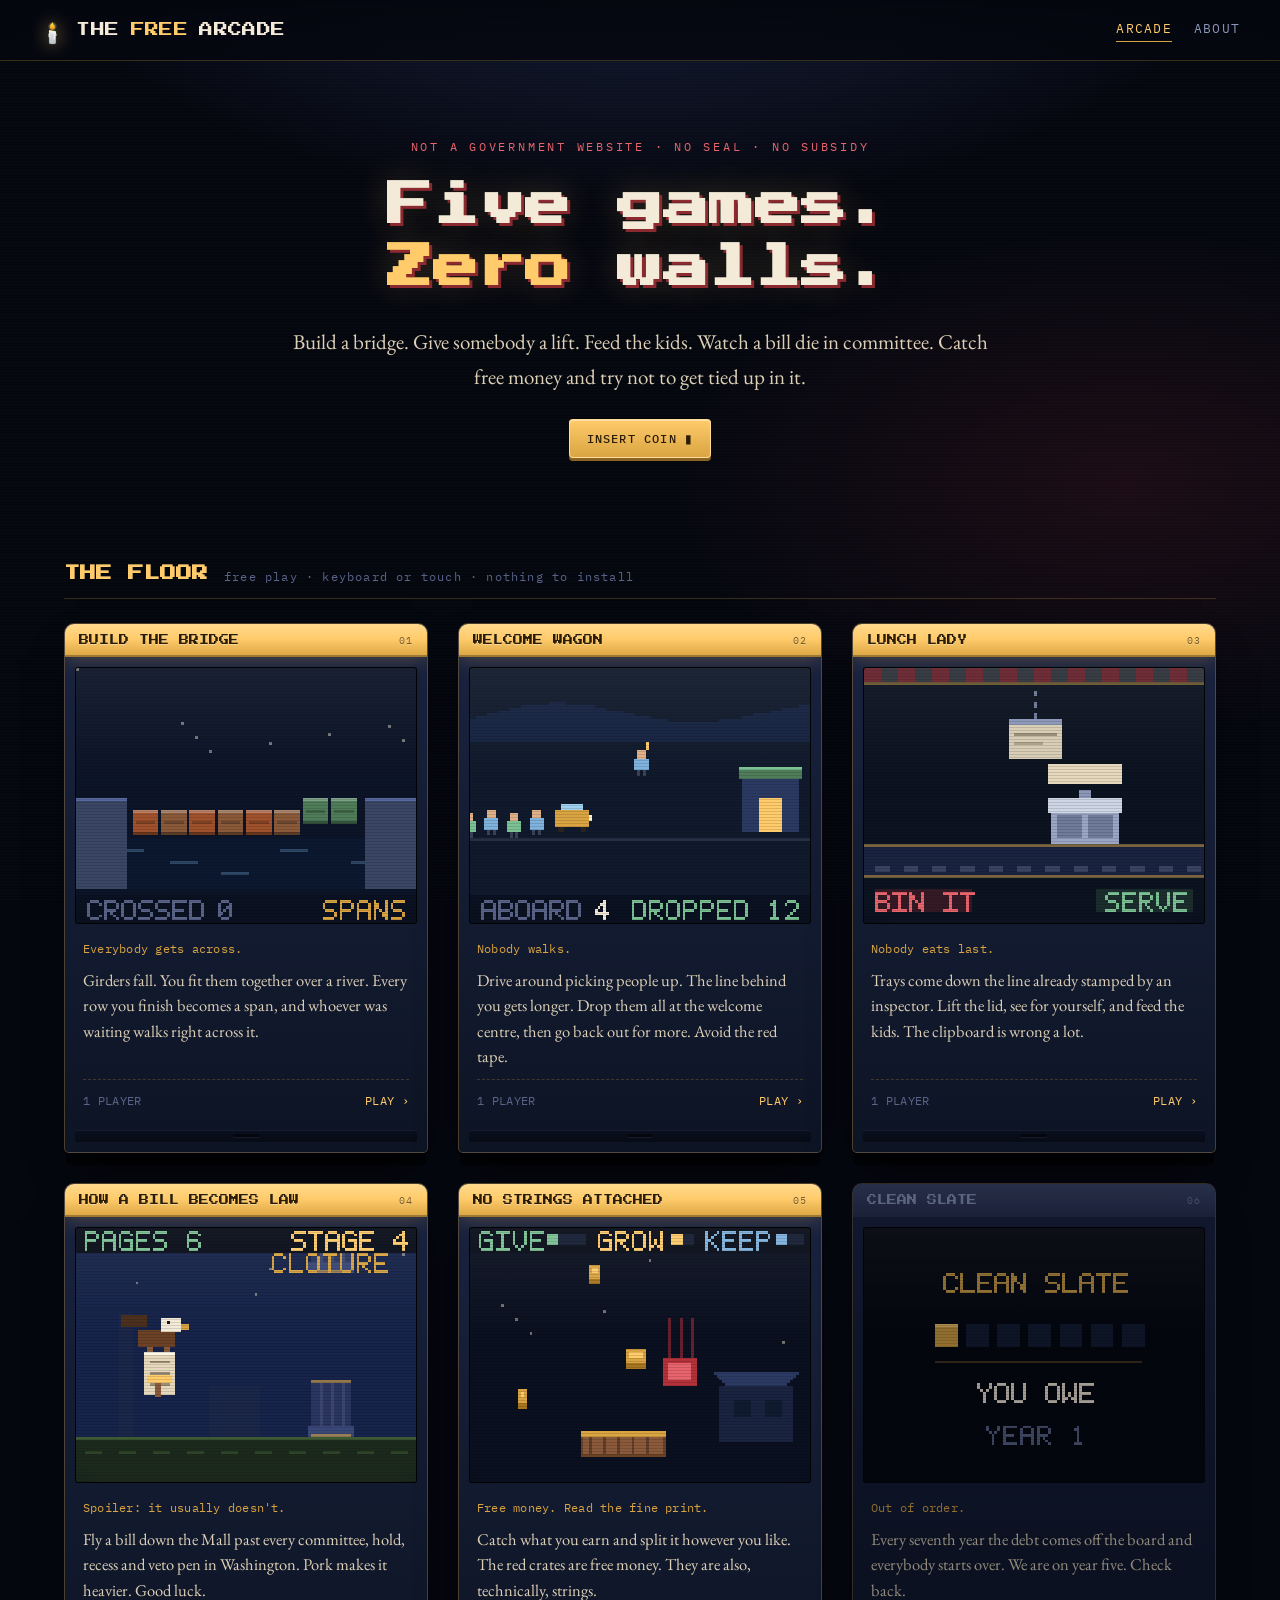
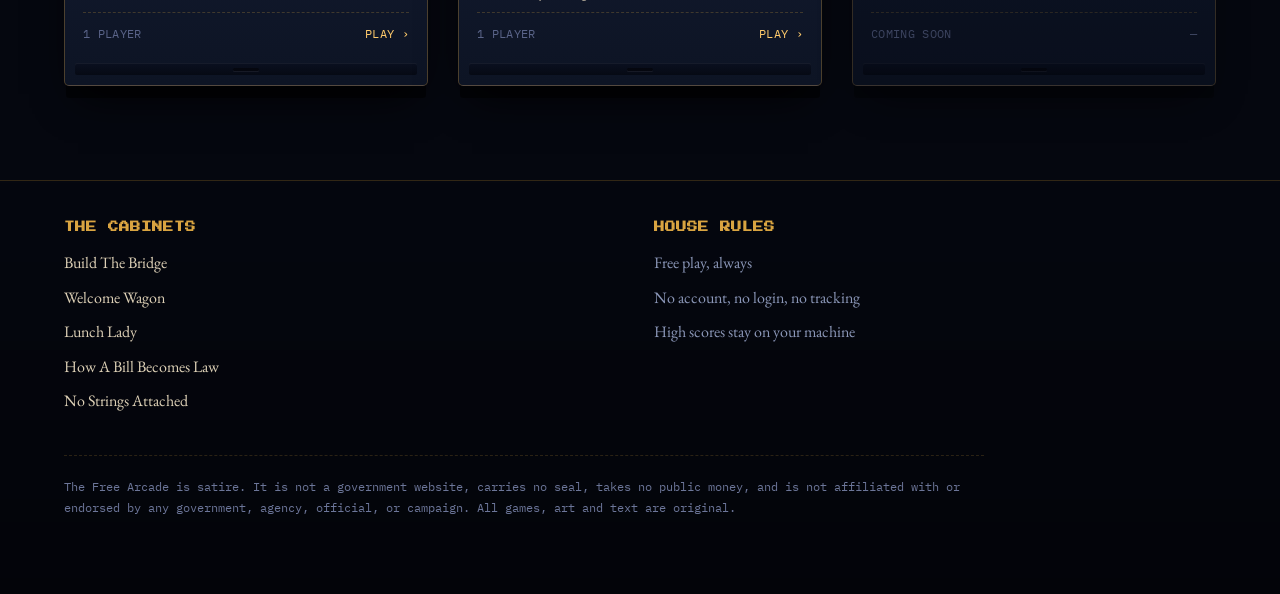
<file: index.html>
<!DOCTYPE html>
<html lang="en">
<head>
<meta charset="utf-8">
<meta name="viewport" content="width=device-width, initial-scale=1">
<title>The Free Arcade</title>
<meta name="description" content="Five free arcade games. No seal. No subsidy. No account with anybody's name on it.">
<link rel="stylesheet" href="assets/css/fonts.css">
<link rel="stylesheet" href="assets/css/arcade.css">
<link rel="icon" href="data:image/svg+xml,<svg xmlns='http://www.w3.org/2000/svg' viewBox='0 0 16 16'><text y='14' font-size='14'>🕯️</text></svg>">
</head>
<body>
<a class="skip" href="#cabinets">Skip to the games</a>

<header class="masthead">
  <div class="wrap bar">
    <a class="brand" href="index.html"><span class="torch">🕯️</span> THE <b>FREE</b> ARCADE</a>
    <nav class="navlinks" aria-label="Primary">
      <a href="index.html" aria-current="page">Arcade</a>
      <a href="about.html">About</a>
    </nav>
  </div>
</header>

<main>
<section class="wrap hero">
  <p class="kicker">Not a government website · No seal · No subsidy</p>
  <h1>Five games.<br><em>Zero</em> walls.</h1>
  <p class="lede">
    Build a bridge. Give somebody a lift. Feed the kids. Watch a bill die in committee.
    Catch free money and try not to get tied up in it.
  </p>
  <p style="margin-top:26px"><a class="btn primary" href="games/build-the-bridge.html">Insert coin <span class="blink">▮</span></a></p>
</section>

<section class="wrap" id="cabinets">
  <div class="section-head">
    <h2>THE FLOOR</h2>
    <span>free play · keyboard or touch · nothing to install</span>
  </div>

  <div class="cabinets">

    <a class="cabinet" href="games/build-the-bridge.html">
      <div class="cab-top"><span>BUILD THE BRIDGE</span><span class="no">01</span></div>
      <div class="screen">
        <canvas data-attract="build-the-bridge" width="120" height="90"
                role="img" aria-label="Attract-mode animation for BUILD THE BRIDGE"></canvas>
      </div>
      <div class="plate">
        <p class="tag">Everybody gets across.</p>
        <p>Girders fall. You fit them together over a river. Every row you finish becomes a span, and whoever was waiting walks right across it.</p>
        <p class="counters"><span>1 PLAYER</span><span class="play">PLAY &rsaquo;</span></p>
      </div>
      <div class="cab-foot"><i></i></div>
    </a>

    <a class="cabinet" href="games/welcome-wagon.html">
      <div class="cab-top"><span>WELCOME WAGON</span><span class="no">02</span></div>
      <div class="screen">
        <canvas data-attract="welcome-wagon" width="120" height="90"
                role="img" aria-label="Attract-mode animation for WELCOME WAGON"></canvas>
      </div>
      <div class="plate">
        <p class="tag">Nobody walks.</p>
        <p>Drive around picking people up. The line behind you gets longer. Drop them all at the welcome centre, then go back out for more. Avoid the red tape.</p>
        <p class="counters"><span>1 PLAYER</span><span class="play">PLAY &rsaquo;</span></p>
      </div>
      <div class="cab-foot"><i></i></div>
    </a>

    <a class="cabinet" href="games/lunch-lady.html">
      <div class="cab-top"><span>LUNCH LADY</span><span class="no">03</span></div>
      <div class="screen">
        <canvas data-attract="lunch-lady" width="120" height="90"
                role="img" aria-label="Attract-mode animation for LUNCH LADY"></canvas>
      </div>
      <div class="plate">
        <p class="tag">Nobody eats last.</p>
        <p>Trays come down the line already stamped by an inspector. Lift the lid, see for yourself, and feed the kids. The clipboard is wrong a lot.</p>
        <p class="counters"><span>1 PLAYER</span><span class="play">PLAY &rsaquo;</span></p>
      </div>
      <div class="cab-foot"><i></i></div>
    </a>

    <a class="cabinet" href="games/bill-becomes-law.html">
      <div class="cab-top"><span>HOW A BILL BECOMES LAW</span><span class="no">04</span></div>
      <div class="screen">
        <canvas data-attract="bill-becomes-law" width="120" height="90"
                role="img" aria-label="Attract-mode animation for HOW A BILL BECOMES LAW"></canvas>
      </div>
      <div class="plate">
        <p class="tag">Spoiler: it usually doesn't.</p>
        <p>Fly a bill down the Mall past every committee, hold, recess and veto pen in Washington. Pork makes it heavier. Good luck.</p>
        <p class="counters"><span>1 PLAYER</span><span class="play">PLAY &rsaquo;</span></p>
      </div>
      <div class="cab-foot"><i></i></div>
    </a>

    <a class="cabinet" href="games/no-strings.html">
      <div class="cab-top"><span>NO STRINGS ATTACHED</span><span class="no">05</span></div>
      <div class="screen">
        <canvas data-attract="no-strings" width="120" height="90"
                role="img" aria-label="Attract-mode animation for NO STRINGS ATTACHED"></canvas>
      </div>
      <div class="plate">
        <p class="tag">Free money. Read the fine print.</p>
        <p>Catch what you earn and split it however you like. The red crates are free money. They are also, technically, strings.</p>
        <p class="counters"><span>1 PLAYER</span><span class="play">PLAY &rsaquo;</span></p>
      </div>
      <div class="cab-foot"><i></i></div>
    </a>

    <div class="cabinet soon">
      <div class="cab-top"><span>CLEAN SLATE</span><span class="no">06</span></div>
      <div class="screen">
        <canvas data-attract="clean-slate" width="120" height="90"
                role="img" aria-label="An out-of-order cabinet counting off seven years"></canvas>
      </div>
      <div class="plate">
        <p class="tag">Out of order.</p>
        <p>Every seventh year the debt comes off the board and everybody starts over. We are on year five. Check back.</p>
        <p class="counters"><span>COMING SOON</span><span>&mdash;</span></p>
      </div>
      <div class="cab-foot"><i></i></div>
    </div>

  </div>
</section>
</main>

<footer class="foot">
  <div class="wrap">
    <div class="cols">
      <div>
        <h4>THE CABINETS</h4>
        <ul>
          <li><a href="games/build-the-bridge.html">Build The Bridge</a></li>
          <li><a href="games/welcome-wagon.html">Welcome Wagon</a></li>
          <li><a href="games/lunch-lady.html">Lunch Lady</a></li>
          <li><a href="games/bill-becomes-law.html">How A Bill Becomes Law</a></li>
          <li><a href="games/no-strings.html">No Strings Attached</a></li>
        </ul>
      </div>
      <div>
        <h4>HOUSE RULES</h4>
        <ul>
          <li>Free play, always</li>
          <li>No account, no login, no tracking</li>
          <li>High scores stay on your machine</li>
        </ul>
      </div>
    </div>
    <p class="disclaimer">
      The Free Arcade is satire. It is not a government website, carries no seal, takes no public money,
      and is not affiliated with or endorsed by any government, agency, official, or campaign.
      All games, art and text are original.
    </p>
  </div>
</footer>
<script src="assets/js/pixelfont.js"></script>
<script src="assets/js/attract.js"></script>
</body>
</html>
</file>
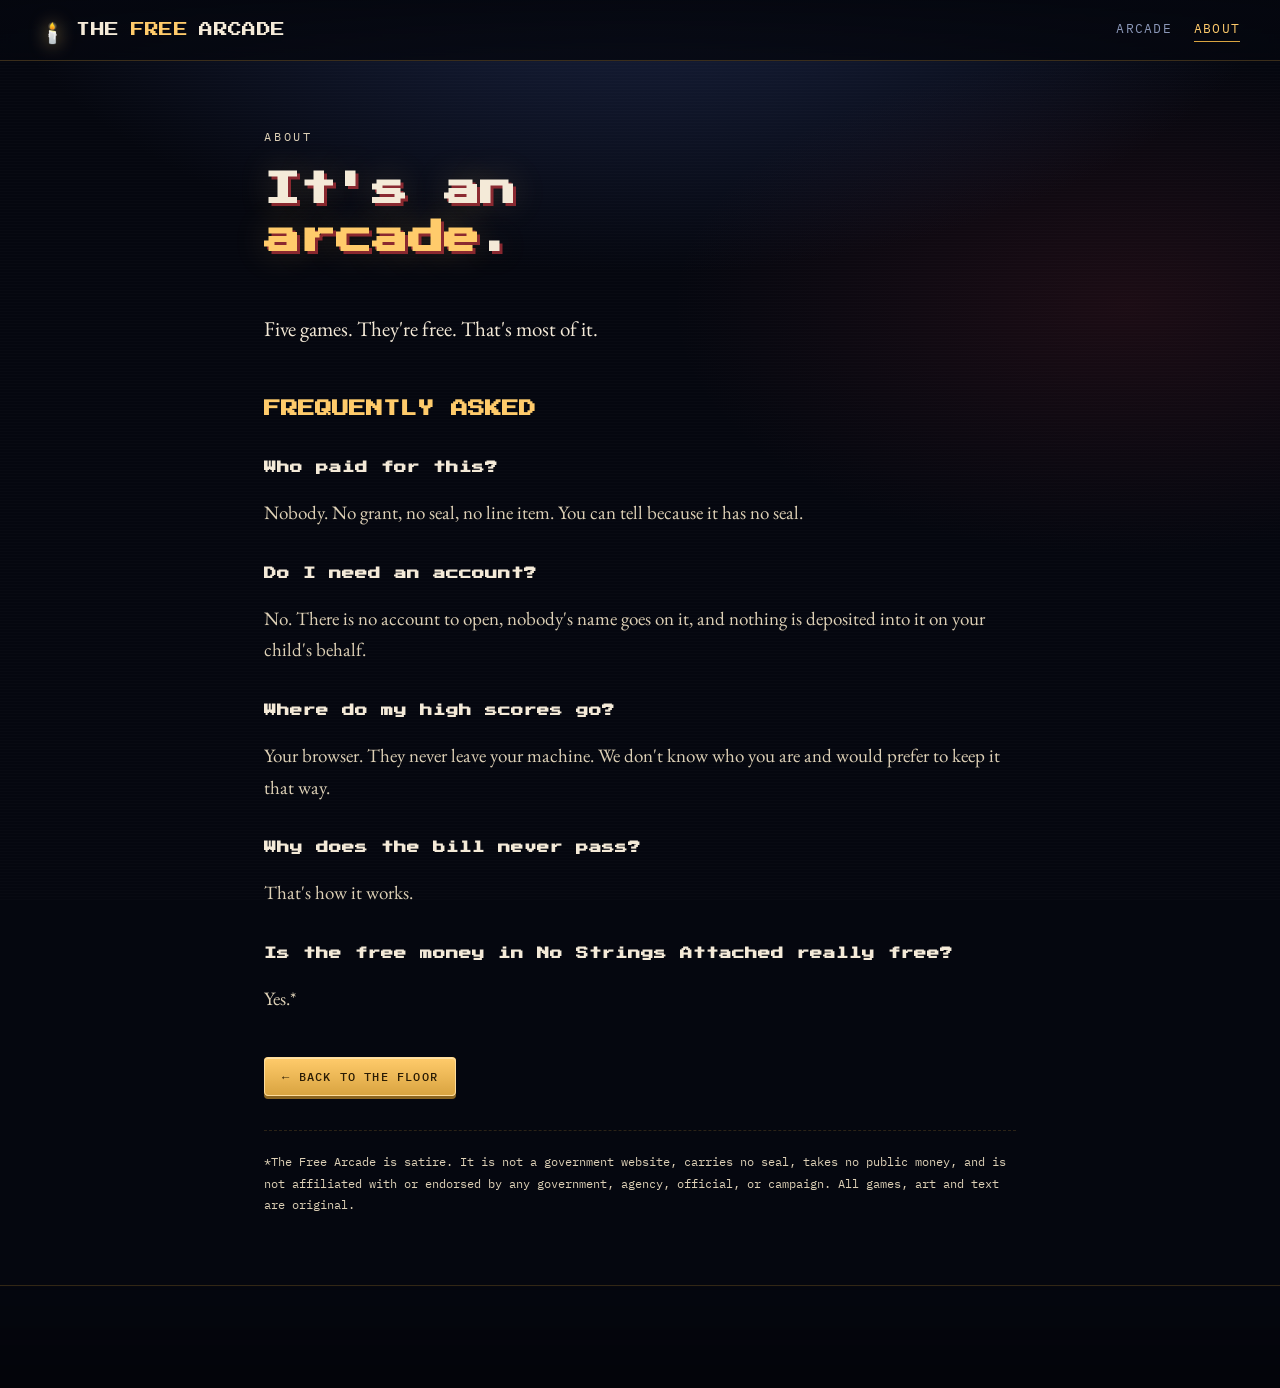
<file: about.html>
<!DOCTYPE html>
<html lang="en">
<head>
<meta charset="utf-8">
<meta name="viewport" content="width=device-width, initial-scale=1">
<title>About — The Free Arcade</title>
<meta name="description" content="About The Free Arcade.">
<link rel="stylesheet" href="assets/css/fonts.css">
<link rel="stylesheet" href="assets/css/arcade.css">
<link rel="icon" href="data:image/svg+xml,<svg xmlns='http://www.w3.org/2000/svg' viewBox='0 0 16 16'><text y='14' font-size='14'>🕯️</text></svg>">
</head>
<body>
<a class="skip" href="#main">Skip to content</a>

<header class="masthead">
  <div class="wrap bar">
    <a class="brand" href="index.html"><span class="torch">🕯️</span> THE <b>FREE</b> ARCADE</a>
    <nav class="navlinks" aria-label="Primary">
      <a href="index.html">Arcade</a>
      <a href="about.html" aria-current="page">About</a>
    </nav>
  </div>
</header>

<main class="wrap narrow prose" id="main">

<section class="hero" style="text-align:left; padding: 66px 0 8px">
  <p class="kicker">About</p>
  <h1 style="font-size:clamp(21px,4.2vw,36px); margin-bottom:20px">It's an<br><em>arcade</em>.</h1>
</section>

<p class="lead">Five games. They're free. That's most of it.</p>

<h2>FREQUENTLY ASKED</h2>

<h3>Who paid for this?</h3>
<p>Nobody. No grant, no seal, no line item. You can tell because it has no seal.</p>

<h3>Do I need an account?</h3>
<p>No. There is no account to open, nobody's name goes on it, and nothing is deposited into it on your child's behalf.</p>

<h3>Where do my high scores go?</h3>
<p>Your browser. They never leave your machine. We don't know who you are and would prefer to keep it that way.</p>

<h3>Why does the bill never pass?</h3>
<p>That's how it works.</p>

<h3>Is the free money in No Strings Attached really free?</h3>
<p>Yes.*</p>

<p style="margin-top:44px">
  <a class="btn primary" href="index.html">← Back to the floor</a>
</p>

<p class="disclaimer" style="margin-top:40px">
  *The Free Arcade is satire. It is not a government website, carries no seal, takes no public money,
  and is not affiliated with or endorsed by any government, agency, official, or campaign.
  All games, art and text are original.
</p>

</main>

<footer class="foot"><div class="wrap"></div></footer>
</body>
</html>
</file>
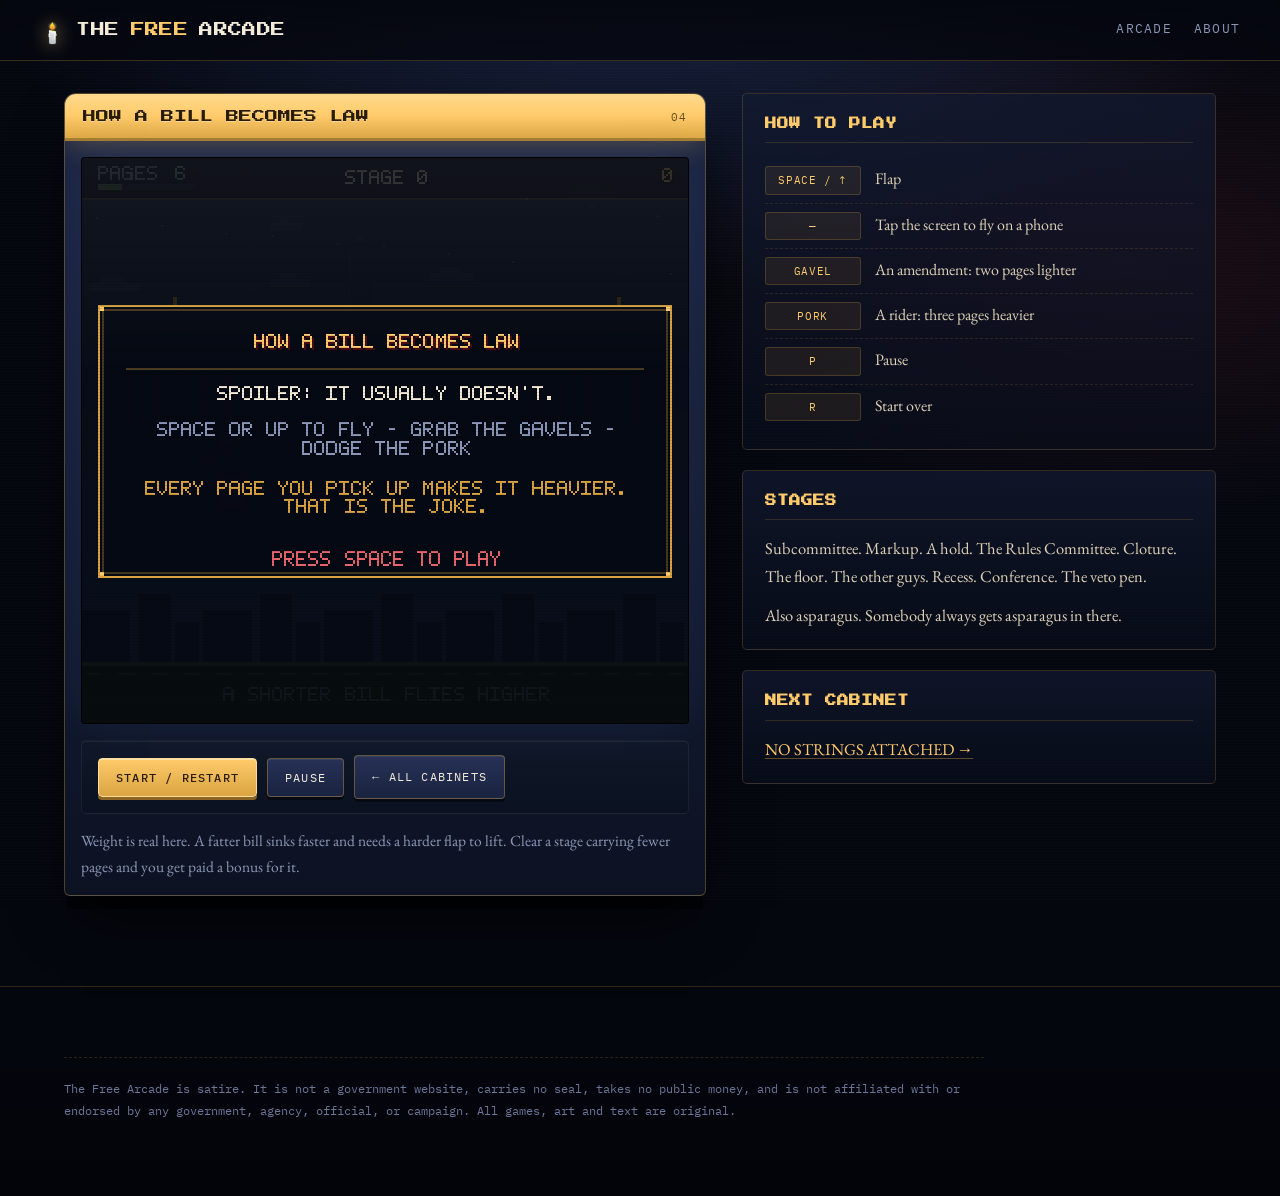
<file: games/bill-becomes-law.html>
<!DOCTYPE html>
<html lang="en">
<head>
<meta charset="utf-8">
<meta name="viewport" content="width=device-width, initial-scale=1">
<title>HOW A BILL BECOMES LAW — The Free Arcade</title>
<meta name="description" content="HOW A BILL BECOMES LAW: Spoiler: it usually doesn't.">
<link rel="stylesheet" href="../assets/css/fonts.css">
<link rel="stylesheet" href="../assets/css/arcade.css">
<link rel="icon" href="data:image/svg+xml,<svg xmlns='http://www.w3.org/2000/svg' viewBox='0 0 16 16'><text y='14' font-size='14'>🕯️</text></svg>">
</head>
<body>
<a class="skip" href="#screen">Skip to the game</a>

<header class="masthead">
  <div class="wrap bar">
    <a class="brand" href="../index.html"><span class="torch">🕯️</span> THE <b>FREE</b> ARCADE</a>
    <nav class="navlinks" aria-label="Primary">
      <a href="../index.html">Arcade</a>
      <a href="../about.html">About</a>
    </nav>
  </div>
</header>

<main class="wrap">
<div class="game-layout">

  <div>
    <div class="cab-frame">
      <div class="cab-marquee">
        <span>HOW A BILL BECOMES LAW</span>
        <span class="verse">04</span>
      </div>
      <div class="screen-shell">
        <canvas id="screen" width="300" height="280" aria-label="HOW A BILL BECOMES LAW game screen. Use the on-screen buttons or the keys listed below to play."></canvas>
      </div>

      <div class="control-panel">
      <div class="controls-row">
        <button class="btn primary" data-key="start" type="button">Start / Restart</button>
        <button class="btn" data-key="pause" type="button">Pause</button>
        <a class="btn" href="../index.html">← All cabinets</a>
      </div>

      <div class="touchpad">
        <button class="btn" data-key="action" type="button">FLY ▲</button>
      </div>
      </div>
      <p class="cab-hint">
      Weight is real here. A fatter bill sinks faster and needs a harder flap to lift. Clear a stage carrying fewer pages and you get paid a bonus for it.
      </p>
    </div>
  </div>

  <aside class="sidebar">
    <section>
      <h2>HOW TO PLAY</h2>
      <dl class="keys">
        <div><dt>SPACE / ↑</dt><dd>Flap</dd></div>
        <div><dt>—</dt><dd>Tap the screen to fly on a phone</dd></div>
        <div><dt>GAVEL</dt><dd>An amendment: two pages lighter</dd></div>
        <div><dt>PORK</dt><dd>A rider: three pages heavier</dd></div>
        <div><dt>P</dt><dd>Pause</dd></div>
        <div><dt>R</dt><dd>Start over</dd></div>
      </dl>
    </section>

    <section>
      <h2>STAGES</h2>
      <p>Subcommittee. Markup. A hold. The Rules Committee. Cloture. The floor. The other guys. Recess. Conference. The veto pen.</p><p>Also asparagus. Somebody always gets asparagus in there.</p>
    </section>

    <section>
      <h2>NEXT CABINET</h2>
      <p><a href="no-strings.html">NO STRINGS ATTACHED →</a></p>
    </section>
  </aside>

</div>
</main>

<footer class="foot">
  <div class="wrap">
    <p class="disclaimer">
      The Free Arcade is satire. It is not a government website, carries no seal, takes no public money,
      and is not affiliated with or endorsed by any government, agency, official, or campaign.
      All games, art and text are original.
    </p>
  </div>
</footer>

<script src="../assets/js/pixelfont.js"></script>
<script src="../assets/js/arcade.js"></script>
<script src="../assets/js/games/bill-becomes-law.js"></script>
</body>
</html>
</file>
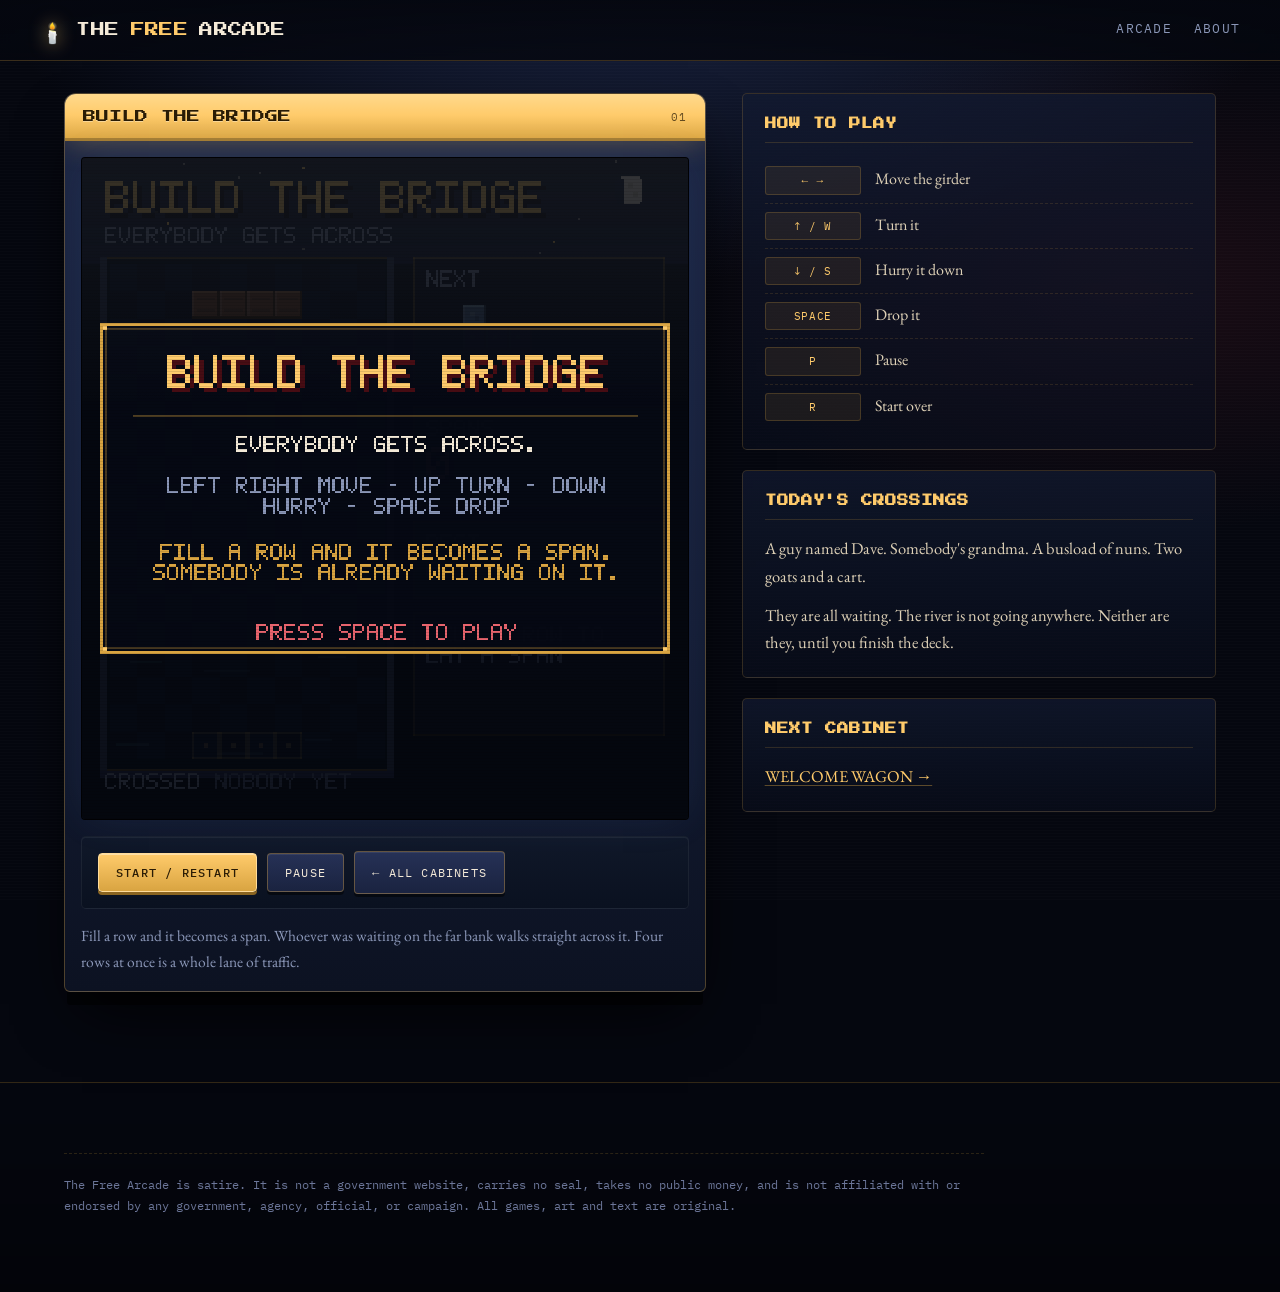
<file: games/build-the-bridge.html>
<!DOCTYPE html>
<html lang="en">
<head>
<meta charset="utf-8">
<meta name="viewport" content="width=device-width, initial-scale=1">
<title>BUILD THE BRIDGE — The Free Arcade</title>
<meta name="description" content="BUILD THE BRIDGE: Everybody gets across.">
<link rel="stylesheet" href="../assets/css/fonts.css">
<link rel="stylesheet" href="../assets/css/arcade.css">
<link rel="icon" href="data:image/svg+xml,<svg xmlns='http://www.w3.org/2000/svg' viewBox='0 0 16 16'><text y='14' font-size='14'>🕯️</text></svg>">
</head>
<body>
<a class="skip" href="#screen">Skip to the game</a>

<header class="masthead">
  <div class="wrap bar">
    <a class="brand" href="../index.html"><span class="torch">🕯️</span> THE <b>FREE</b> ARCADE</a>
    <nav class="navlinks" aria-label="Primary">
      <a href="../index.html">Arcade</a>
      <a href="../about.html">About</a>
    </nav>
  </div>
</header>

<main class="wrap">
<div class="game-layout">

  <div>
    <div class="cab-frame">
      <div class="cab-marquee">
        <span>BUILD THE BRIDGE</span>
        <span class="verse">01</span>
      </div>
      <div class="screen-shell">
        <canvas id="screen" width="264" height="288" aria-label="BUILD THE BRIDGE game screen. Use the on-screen buttons or the keys listed below to play."></canvas>
      </div>

      <div class="control-panel">
      <div class="controls-row">
        <button class="btn primary" data-key="start" type="button">Start / Restart</button>
        <button class="btn" data-key="pause" type="button">Pause</button>
        <a class="btn" href="../index.html">← All cabinets</a>
      </div>

      <div class="touchpad">
        <button class="btn" data-key="left" type="button">◀</button>
        <button class="btn" data-key="right" type="button">▶</button>
        <button class="btn" data-key="up" type="button">TURN</button>
        <button class="btn" data-key="down" type="button">DOWN</button>
        <button class="btn" data-key="action" type="button">DROP</button>
      </div>
      </div>
      <p class="cab-hint">
      Fill a row and it becomes a span. Whoever was waiting on the far bank walks straight across it. Four rows at once is a whole lane of traffic.
      </p>
    </div>
  </div>

  <aside class="sidebar">
    <section>
      <h2>HOW TO PLAY</h2>
      <dl class="keys">
        <div><dt>← →</dt><dd>Move the girder</dd></div>
        <div><dt>↑ / W</dt><dd>Turn it</dd></div>
        <div><dt>↓ / S</dt><dd>Hurry it down</dd></div>
        <div><dt>SPACE</dt><dd>Drop it</dd></div>
        <div><dt>P</dt><dd>Pause</dd></div>
        <div><dt>R</dt><dd>Start over</dd></div>
      </dl>
    </section>

    <section>
      <h2>TODAY'S CROSSINGS</h2>
      <p>A guy named Dave. Somebody's grandma. A busload of nuns. Two goats and a cart.</p><p>They are all waiting. The river is not going anywhere. Neither are they, until you finish the deck.</p>
    </section>

    <section>
      <h2>NEXT CABINET</h2>
      <p><a href="welcome-wagon.html">WELCOME WAGON →</a></p>
    </section>
  </aside>

</div>
</main>

<footer class="foot">
  <div class="wrap">
    <p class="disclaimer">
      The Free Arcade is satire. It is not a government website, carries no seal, takes no public money,
      and is not affiliated with or endorsed by any government, agency, official, or campaign.
      All games, art and text are original.
    </p>
  </div>
</footer>

<script src="../assets/js/pixelfont.js"></script>
<script src="../assets/js/arcade.js"></script>
<script src="../assets/js/games/build-the-bridge.js"></script>
</body>
</html>
</file>
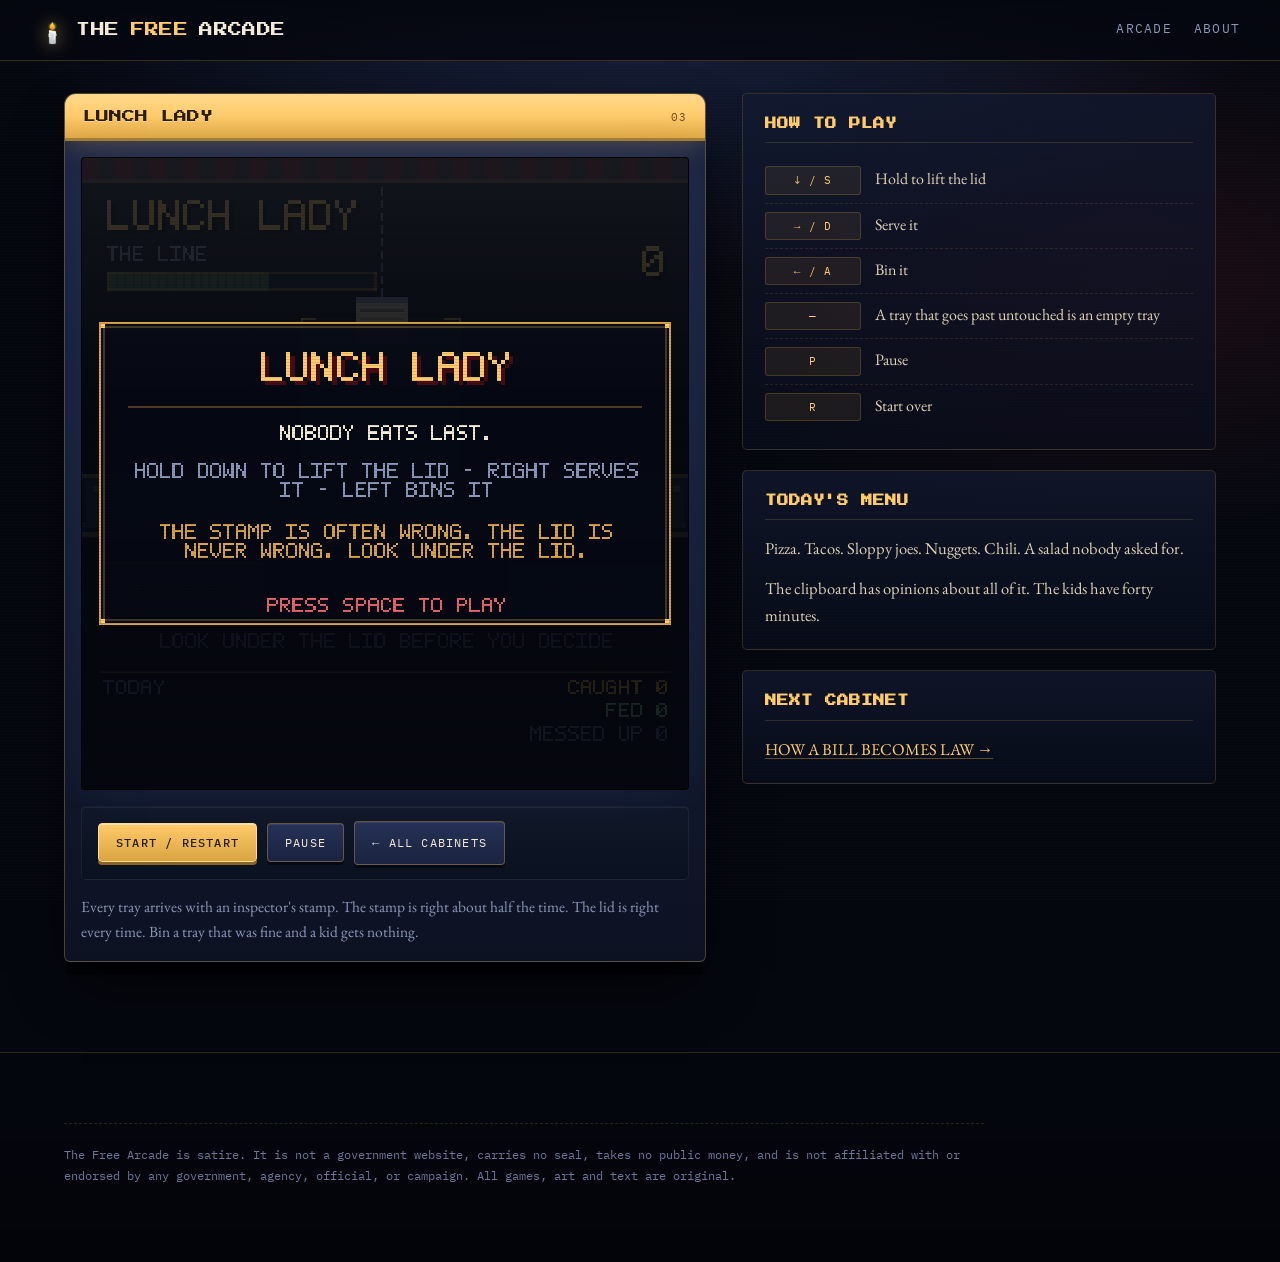
<file: games/lunch-lady.html>
<!DOCTYPE html>
<html lang="en">
<head>
<meta charset="utf-8">
<meta name="viewport" content="width=device-width, initial-scale=1">
<title>LUNCH LADY — The Free Arcade</title>
<meta name="description" content="LUNCH LADY: Nobody eats last.">
<link rel="stylesheet" href="../assets/css/fonts.css">
<link rel="stylesheet" href="../assets/css/arcade.css">
<link rel="icon" href="data:image/svg+xml,<svg xmlns='http://www.w3.org/2000/svg' viewBox='0 0 16 16'><text y='14' font-size='14'>🕯️</text></svg>">
</head>
<body>
<a class="skip" href="#screen">Skip to the game</a>

<header class="masthead">
  <div class="wrap bar">
    <a class="brand" href="../index.html"><span class="torch">🕯️</span> THE <b>FREE</b> ARCADE</a>
    <nav class="navlinks" aria-label="Primary">
      <a href="../index.html">Arcade</a>
      <a href="../about.html">About</a>
    </nav>
  </div>
</header>

<main class="wrap">
<div class="game-layout">

  <div>
    <div class="cab-frame">
      <div class="cab-marquee">
        <span>LUNCH LADY</span>
        <span class="verse">03</span>
      </div>
      <div class="screen-shell">
        <canvas id="screen" width="288" height="300" aria-label="LUNCH LADY game screen. Use the on-screen buttons or the keys listed below to play."></canvas>
      </div>

      <div class="control-panel">
      <div class="controls-row">
        <button class="btn primary" data-key="start" type="button">Start / Restart</button>
        <button class="btn" data-key="pause" type="button">Pause</button>
        <a class="btn" href="../index.html">← All cabinets</a>
      </div>

      <div class="touchpad">
        <button class="btn" data-key="left" type="button">BIN IT</button>
        <button class="btn" data-key="down" type="button">LID</button>
        <button class="btn" data-key="right" type="button">SERVE</button>
      </div>
      </div>
      <p class="cab-hint">
      Every tray arrives with an inspector's stamp. The stamp is right about half the time. The lid is right every time. Bin a tray that was fine and a kid gets nothing.
      </p>
    </div>
  </div>

  <aside class="sidebar">
    <section>
      <h2>HOW TO PLAY</h2>
      <dl class="keys">
        <div><dt>↓ / S</dt><dd>Hold to lift the lid</dd></div>
        <div><dt>→ / D</dt><dd>Serve it</dd></div>
        <div><dt>← / A</dt><dd>Bin it</dd></div>
        <div><dt>—</dt><dd>A tray that goes past untouched is an empty tray</dd></div>
        <div><dt>P</dt><dd>Pause</dd></div>
        <div><dt>R</dt><dd>Start over</dd></div>
      </dl>
    </section>

    <section>
      <h2>TODAY'S MENU</h2>
      <p>Pizza. Tacos. Sloppy joes. Nuggets. Chili. A salad nobody asked for.</p><p>The clipboard has opinions about all of it. The kids have forty minutes.</p>
    </section>

    <section>
      <h2>NEXT CABINET</h2>
      <p><a href="bill-becomes-law.html">HOW A BILL BECOMES LAW →</a></p>
    </section>
  </aside>

</div>
</main>

<footer class="foot">
  <div class="wrap">
    <p class="disclaimer">
      The Free Arcade is satire. It is not a government website, carries no seal, takes no public money,
      and is not affiliated with or endorsed by any government, agency, official, or campaign.
      All games, art and text are original.
    </p>
  </div>
</footer>

<script src="../assets/js/pixelfont.js"></script>
<script src="../assets/js/arcade.js"></script>
<script src="../assets/js/games/lunch-lady.js"></script>
</body>
</html>
</file>
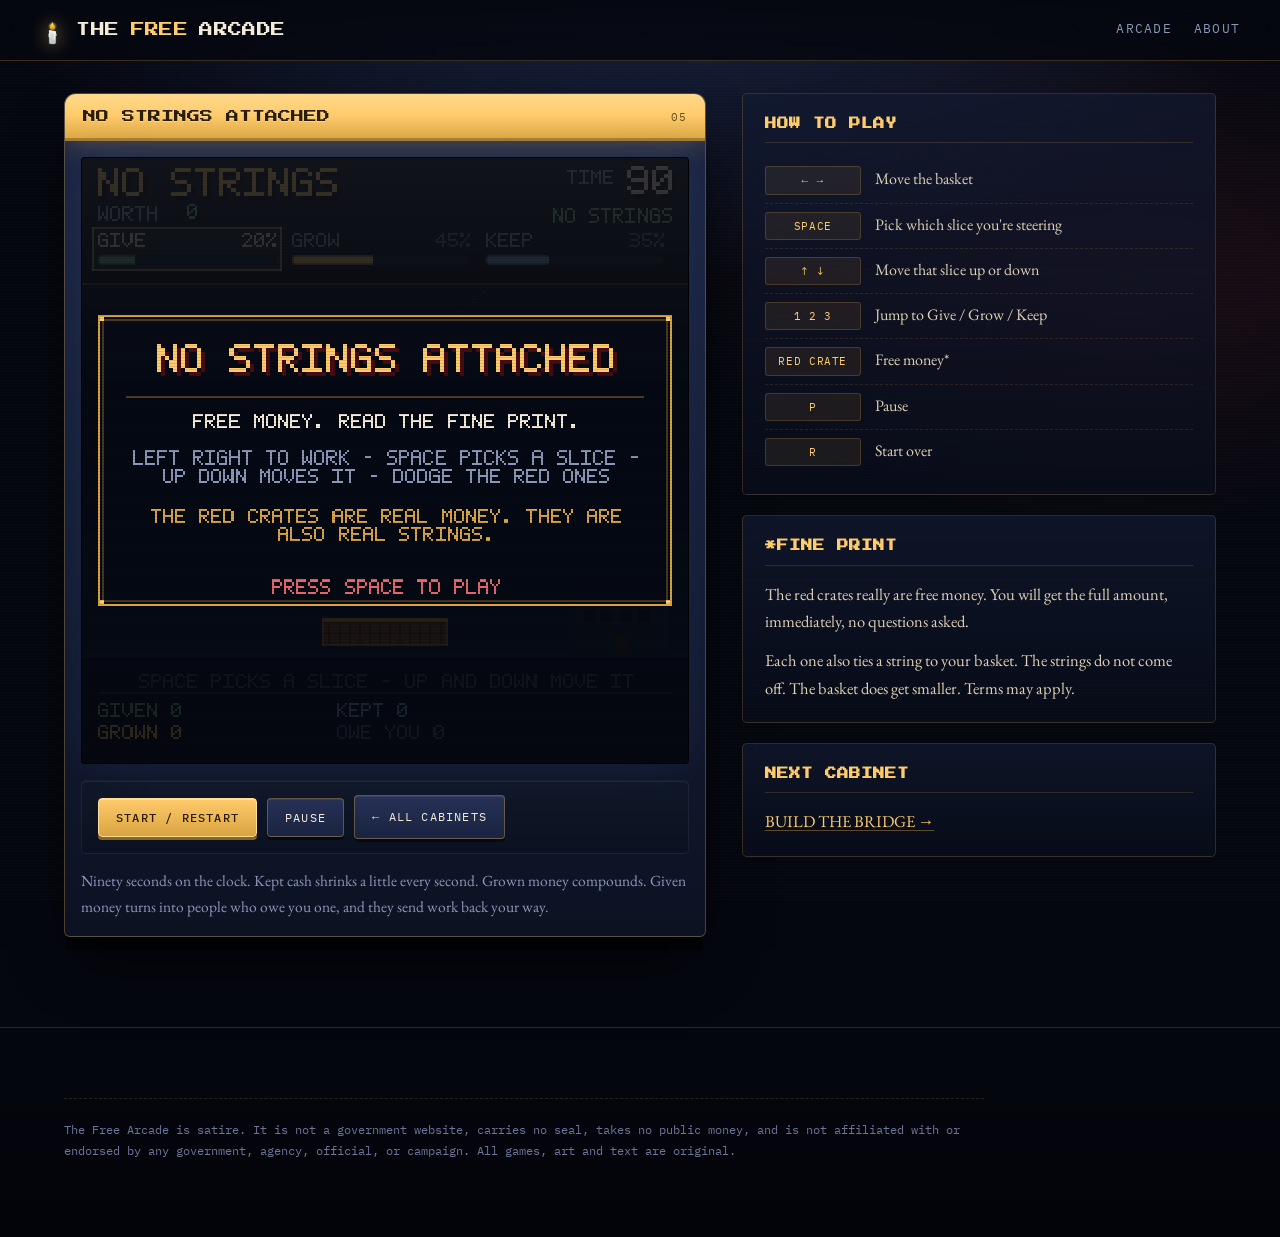
<file: games/no-strings.html>
<!DOCTYPE html>
<html lang="en">
<head>
<meta charset="utf-8">
<meta name="viewport" content="width=device-width, initial-scale=1">
<title>NO STRINGS ATTACHED — The Free Arcade</title>
<meta name="description" content="NO STRINGS ATTACHED: Free money. Read the fine print.">
<link rel="stylesheet" href="../assets/css/fonts.css">
<link rel="stylesheet" href="../assets/css/arcade.css">
<link rel="icon" href="data:image/svg+xml,<svg xmlns='http://www.w3.org/2000/svg' viewBox='0 0 16 16'><text y='14' font-size='14'>🕯️</text></svg>">
</head>
<body>
<a class="skip" href="#screen">Skip to the game</a>

<header class="masthead">
  <div class="wrap bar">
    <a class="brand" href="../index.html"><span class="torch">🕯️</span> THE <b>FREE</b> ARCADE</a>
    <nav class="navlinks" aria-label="Primary">
      <a href="../index.html">Arcade</a>
      <a href="../about.html">About</a>
    </nav>
  </div>
</header>

<main class="wrap">
<div class="game-layout">

  <div>
    <div class="cab-frame">
      <div class="cab-marquee">
        <span>NO STRINGS ATTACHED</span>
        <span class="verse">05</span>
      </div>
      <div class="screen-shell">
        <canvas id="screen" width="300" height="300" aria-label="NO STRINGS ATTACHED game screen. Use the on-screen buttons or the keys listed below to play."></canvas>
      </div>

      <div class="control-panel">
      <div class="controls-row">
        <button class="btn primary" data-key="start" type="button">Start / Restart</button>
        <button class="btn" data-key="pause" type="button">Pause</button>
        <a class="btn" href="../index.html">← All cabinets</a>
      </div>

      <div class="touchpad">
        <button class="btn" data-key="left" type="button">◀</button>
        <button class="btn" data-key="right" type="button">▶</button>
        <button class="btn" data-key="action" type="button">SLICE</button>
        <button class="btn" data-key="up" type="button">MORE</button>
        <button class="btn" data-key="down" type="button">LESS</button>
      </div>
      </div>
      <p class="cab-hint">
      Ninety seconds on the clock. Kept cash shrinks a little every second. Grown money compounds. Given money turns into people who owe you one, and they send work back your way.
      </p>
    </div>
  </div>

  <aside class="sidebar">
    <section>
      <h2>HOW TO PLAY</h2>
      <dl class="keys">
        <div><dt>← →</dt><dd>Move the basket</dd></div>
        <div><dt>SPACE</dt><dd>Pick which slice you're steering</dd></div>
        <div><dt>↑ ↓</dt><dd>Move that slice up or down</dd></div>
        <div><dt>1 2 3</dt><dd>Jump to Give / Grow / Keep</dd></div>
        <div><dt>RED CRATE</dt><dd>Free money*</dd></div>
        <div><dt>P</dt><dd>Pause</dd></div>
        <div><dt>R</dt><dd>Start over</dd></div>
      </dl>
    </section>

    <section>
      <h2>*FINE PRINT</h2>
      <p>The red crates really are free money. You will get the full amount, immediately, no questions asked.</p><p>Each one also ties a string to your basket. The strings do not come off. The basket does get smaller. Terms may apply.</p>
    </section>

    <section>
      <h2>NEXT CABINET</h2>
      <p><a href="build-the-bridge.html">BUILD THE BRIDGE →</a></p>
    </section>
  </aside>

</div>
</main>

<footer class="foot">
  <div class="wrap">
    <p class="disclaimer">
      The Free Arcade is satire. It is not a government website, carries no seal, takes no public money,
      and is not affiliated with or endorsed by any government, agency, official, or campaign.
      All games, art and text are original.
    </p>
  </div>
</footer>

<script src="../assets/js/pixelfont.js"></script>
<script src="../assets/js/arcade.js"></script>
<script src="../assets/js/games/no-strings.js"></script>
</body>
</html>
</file>
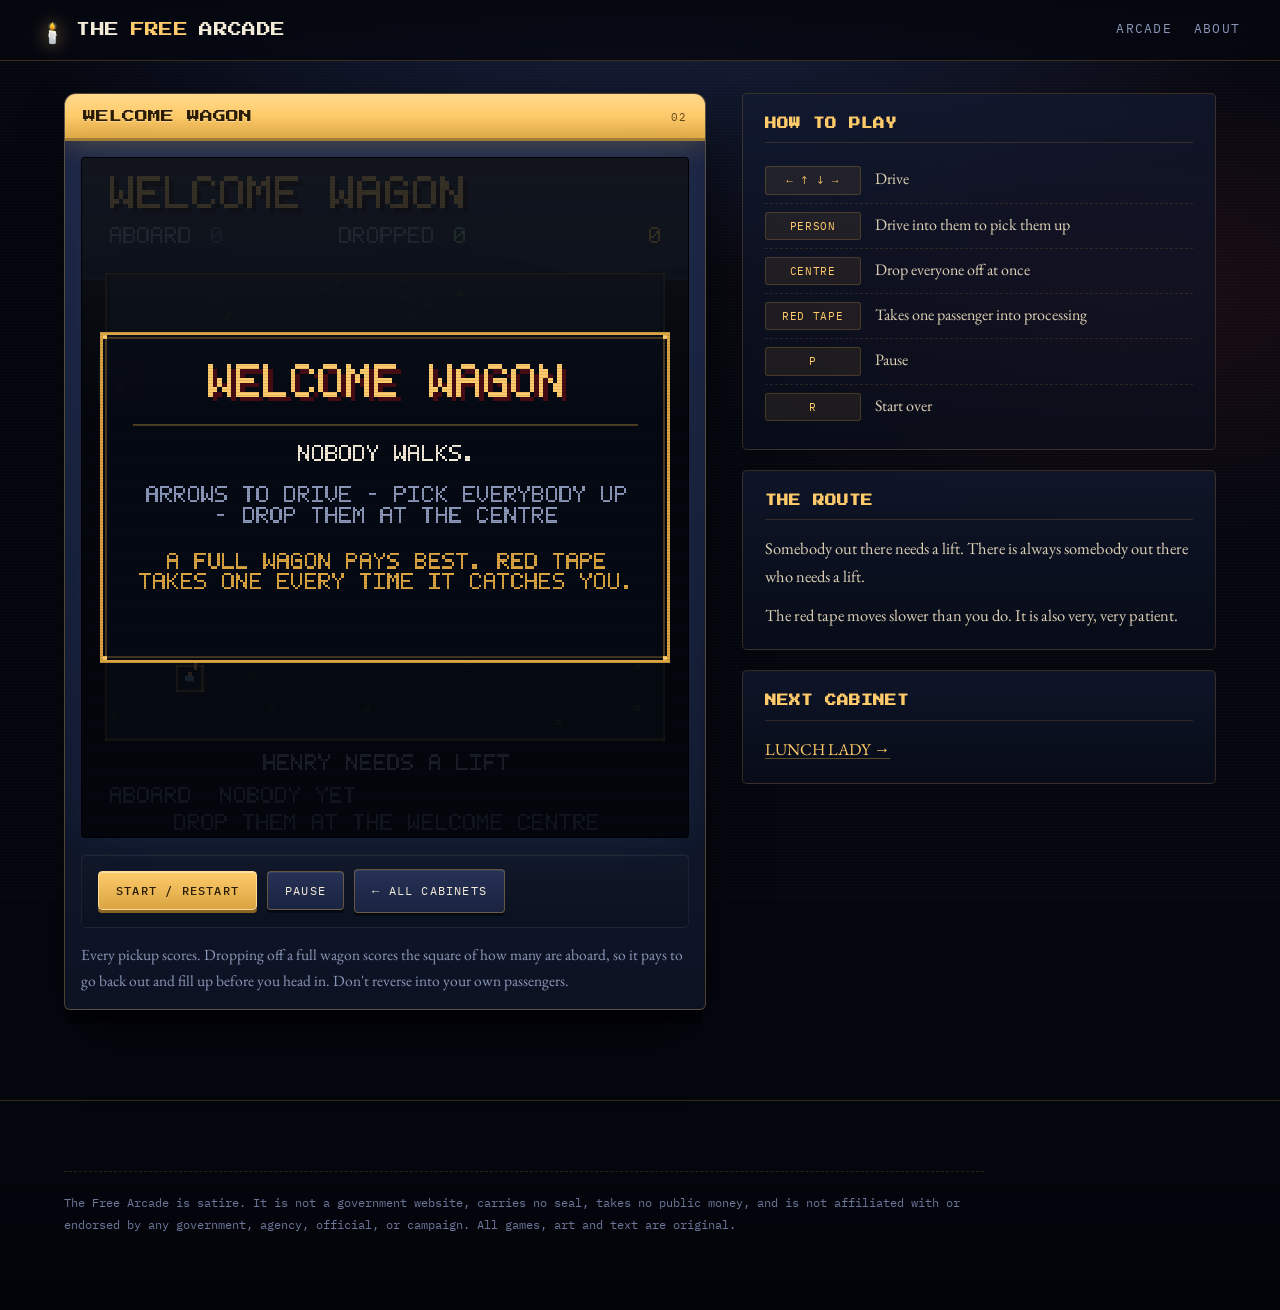
<file: games/welcome-wagon.html>
<!DOCTYPE html>
<html lang="en">
<head>
<meta charset="utf-8">
<meta name="viewport" content="width=device-width, initial-scale=1">
<title>WELCOME WAGON — The Free Arcade</title>
<meta name="description" content="WELCOME WAGON: Nobody walks.">
<link rel="stylesheet" href="../assets/css/fonts.css">
<link rel="stylesheet" href="../assets/css/arcade.css">
<link rel="icon" href="data:image/svg+xml,<svg xmlns='http://www.w3.org/2000/svg' viewBox='0 0 16 16'><text y='14' font-size='14'>🕯️</text></svg>">
</head>
<body>
<a class="skip" href="#screen">Skip to the game</a>

<header class="masthead">
  <div class="wrap bar">
    <a class="brand" href="../index.html"><span class="torch">🕯️</span> THE <b>FREE</b> ARCADE</a>
    <nav class="navlinks" aria-label="Primary">
      <a href="../index.html">Arcade</a>
      <a href="../about.html">About</a>
    </nav>
  </div>
</header>

<main class="wrap">
<div class="game-layout">

  <div>
    <div class="cab-frame">
      <div class="cab-marquee">
        <span>WELCOME WAGON</span>
        <span class="verse">02</span>
      </div>
      <div class="screen-shell">
        <canvas id="screen" width="264" height="296" aria-label="WELCOME WAGON game screen. Use the on-screen buttons or the keys listed below to play."></canvas>
      </div>

      <div class="control-panel">
      <div class="controls-row">
        <button class="btn primary" data-key="start" type="button">Start / Restart</button>
        <button class="btn" data-key="pause" type="button">Pause</button>
        <a class="btn" href="../index.html">← All cabinets</a>
      </div>

      <div class="touchpad">
        <button class="btn" data-key="left" type="button">◀</button>
        <button class="btn" data-key="up" type="button">▲</button>
        <button class="btn" data-key="down" type="button">▼</button>
        <button class="btn" data-key="right" type="button">▶</button>
      </div>
      </div>
      <p class="cab-hint">
      Every pickup scores. Dropping off a full wagon scores the square of how many are aboard, so it pays to go back out and fill up before you head in. Don't reverse into your own passengers.
      </p>
    </div>
  </div>

  <aside class="sidebar">
    <section>
      <h2>HOW TO PLAY</h2>
      <dl class="keys">
        <div><dt>← ↑ ↓ →</dt><dd>Drive</dd></div>
        <div><dt>PERSON</dt><dd>Drive into them to pick them up</dd></div>
        <div><dt>CENTRE</dt><dd>Drop everyone off at once</dd></div>
        <div><dt>RED TAPE</dt><dd>Takes one passenger into processing</dd></div>
        <div><dt>P</dt><dd>Pause</dd></div>
        <div><dt>R</dt><dd>Start over</dd></div>
      </dl>
    </section>

    <section>
      <h2>THE ROUTE</h2>
      <p>Somebody out there needs a lift. There is always somebody out there who needs a lift.</p><p>The red tape moves slower than you do. It is also very, very patient.</p>
    </section>

    <section>
      <h2>NEXT CABINET</h2>
      <p><a href="lunch-lady.html">LUNCH LADY →</a></p>
    </section>
  </aside>

</div>
</main>

<footer class="foot">
  <div class="wrap">
    <p class="disclaimer">
      The Free Arcade is satire. It is not a government website, carries no seal, takes no public money,
      and is not affiliated with or endorsed by any government, agency, official, or campaign.
      All games, art and text are original.
    </p>
  </div>
</footer>

<script src="../assets/js/pixelfont.js"></script>
<script src="../assets/js/arcade.js"></script>
<script src="../assets/js/games/welcome-wagon.js"></script>
</body>
</html>
</file>
<file: assets/css/fonts.css>
/* Self-hosted latin subsets. No external font CDN: the arcade must look
   right on a locked-down network, a plane, or a kiosk. */

@font-face {
  font-family: 'EB Garamond';
  font-style: italic;
  font-weight: 400;
  font-display: swap;
  src: url('../fonts/eb-garamond-400-italic.woff2') format('woff2');
  unicode-range: U+0000-00FF, U+0131, U+0152-0153, U+02BB-02BC, U+2000-206F, U+2074, U+20AC, U+2122, U+2191, U+2193, U+2212, U+2215, U+FEFF, U+FFFD;
}

@font-face {
  font-family: 'EB Garamond';
  font-style: normal;
  font-weight: 400;
  font-display: swap;
  src: url('../fonts/eb-garamond-400.woff2') format('woff2');
  unicode-range: U+0000-00FF, U+0131, U+0152-0153, U+02BB-02BC, U+2000-206F, U+2074, U+20AC, U+2122, U+2191, U+2193, U+2212, U+2215, U+FEFF, U+FFFD;
}

@font-face {
  font-family: 'EB Garamond';
  font-style: normal;
  font-weight: 600;
  font-display: swap;
  src: url('../fonts/eb-garamond-600.woff2') format('woff2');
  unicode-range: U+0000-00FF, U+0131, U+0152-0153, U+02BB-02BC, U+2000-206F, U+2074, U+20AC, U+2122, U+2191, U+2193, U+2212, U+2215, U+FEFF, U+FFFD;
}

@font-face {
  font-family: 'IBM Plex Mono';
  font-style: normal;
  font-weight: 400;
  font-display: swap;
  src: url('../fonts/ibm-plex-mono-400.woff2') format('woff2');
  unicode-range: U+0000-00FF, U+0131, U+0152-0153, U+02BB-02BC, U+2000-206F, U+2074, U+20AC, U+2122, U+2191, U+2193, U+2212, U+2215, U+FEFF, U+FFFD;
}

@font-face {
  font-family: 'IBM Plex Mono';
  font-style: normal;
  font-weight: 500;
  font-display: swap;
  src: url('../fonts/ibm-plex-mono-500.woff2') format('woff2');
  unicode-range: U+0000-00FF, U+0131, U+0152-0153, U+02BB-02BC, U+2000-206F, U+2074, U+20AC, U+2122, U+2191, U+2193, U+2212, U+2215, U+FEFF, U+FFFD;
}

@font-face {
  font-family: 'Press Start 2P';
  font-style: normal;
  font-weight: 400;
  font-display: swap;
  src: url('../fonts/press-start-2p-400.woff2') format('woff2');
  unicode-range: U+0000-00FF, U+0131, U+0152-0153, U+02BB-02BC, U+2000-206F, U+2074, U+20AC, U+2122, U+2191, U+2193, U+2212, U+2215, U+FEFF, U+FFFD;
}
</file>
<file: assets/css/arcade.css>
/* ============================================================
   The Free Arcade — shared stylesheet.
   Cabinet chrome and CRT glass, with classical typography for
   the prose. The room is dark on purpose; the screens are the
   only light in it.
   ============================================================ */

@import url("fonts.css");

:root {
  --ink:        #05070f;
  --ink-2:      #0a0f1e;
  --ink-3:      #121a31;
  --ink-4:      #1c2748;
  --parchment:  #f4ead8;
  --parchment-2:#ddd0b6;
  --gold:       #d9a441;
  --gold-lite:  #ffcb6b;
  --gold-deep:  #8a6420;
  --crimson:    #b3313a;
  --crimson-lite:#e8646d;
  --olive:      #4f7d5a;
  --olive-lite: #7cc194;
  --sky:        #7fb2dd;
  --muted:      #8b97b8;
  --muted-2:    #5a6489;

  --shell: 1200px;
  --display: "Press Start 2P", "Courier New", monospace;
  --prose: "EB Garamond", Georgia, "Times New Roman", serif;
  --mono: "IBM Plex Mono", ui-monospace, Menlo, Consolas, monospace;

  color-scheme: dark;
}

* { box-sizing: border-box; }
html { scroll-behavior: smooth; }

body {
  margin: 0;
  background:
    radial-gradient(1100px 620px at 50% -8%, rgba(50,68,124,.55) 0%, transparent 62%),
    radial-gradient(760px 420px at 88% 22%, rgba(179,49,58,.13) 0%, transparent 60%),
    var(--ink);
  color: var(--parchment);
  font-family: var(--prose);
  font-size: 19px;
  line-height: 1.66;
  -webkit-font-smoothing: antialiased;
  overflow-x: hidden;
}

/* The room's grain — very faint, so it never fights the screens. */
body::before {
  content: "";
  position: fixed; inset: 0; z-index: 0; pointer-events: none;
  background: repeating-linear-gradient(0deg, rgba(255,255,255,.014) 0 1px, transparent 1px 3px);
}
body > * { position: relative; z-index: 1; }

.wrap { max-width: var(--shell); margin: 0 auto; padding: 0 24px; }
.narrow { max-width: 800px; }

a { color: var(--gold-lite); text-decoration-color: rgba(217,164,65,.4); text-underline-offset: 3px; }
a:hover { color: #fff; }

::selection { background: var(--gold); color: var(--ink); }

:focus-visible { outline: 2px solid var(--gold-lite); outline-offset: 3px; }

/* ---------- Masthead ---------- */

.masthead {
  position: sticky; top: 0; z-index: 40;
  border-bottom: 1px solid rgba(217,164,65,.25);
  background: linear-gradient(180deg, rgba(5,7,15,.96), rgba(5,7,15,.82));
  backdrop-filter: blur(8px);
}
.masthead .bar {
  display: flex; align-items: center; justify-content: space-between;
  gap: 18px; padding: 15px 0; flex-wrap: wrap;
}
.brand {
  display: inline-flex; align-items: center; gap: 11px;
  font-family: var(--display); font-size: 14px; letter-spacing: .4px;
  color: var(--parchment); text-decoration: none; line-height: 1.5;
}
.brand .torch {
  font-size: 20px;
  filter: drop-shadow(0 0 9px rgba(255,203,107,.7));
  animation: flicker 3.4s infinite;
}
@keyframes flicker {
  0%,100% { opacity: 1; }  47% { opacity: .82; }  51% { opacity: 1; }  73% { opacity: .9; }
}
.brand b { color: var(--gold-lite); font-weight: normal; }

.navlinks { display: flex; gap: 22px; align-items: center; flex-wrap: wrap; }
.navlinks a {
  font-family: var(--mono); font-size: 12.5px; letter-spacing: .1em;
  text-transform: uppercase; text-decoration: none; color: var(--muted);
  padding-bottom: 2px; border-bottom: 1px solid transparent;
}
.navlinks a:hover, .navlinks a[aria-current="page"] {
  color: var(--gold-lite); border-bottom-color: var(--gold);
}

/* ---------- Hero ---------- */

.hero { padding: 76px 0 30px; text-align: center; }
.hero h1 {
  font-family: var(--display);
  font-size: clamp(23px, 4.6vw, 46px);
  line-height: 1.34; margin: 0 0 26px;
  color: var(--parchment);
  text-shadow: 3px 3px 0 rgba(179,49,58,.75), 0 0 34px rgba(255,203,107,.22);
}
.hero h1 em { font-style: normal; color: var(--gold-lite); }
.kicker {
  font-family: var(--mono); font-size: 11.5px; letter-spacing: .24em;
  text-transform: uppercase; color: var(--crimson-lite);
  margin: 0 0 20px;
}
.hero p.lede { max-width: 720px; margin: 0 auto; font-size: 21px; color: var(--parchment-2); }
.hero p.lede strong { color: var(--parchment); }

.blink { animation: blink 1.1s steps(1) infinite; }
@keyframes blink { 50% { opacity: 0; } }

/* ---------- Section heads ---------- */

.section-head {
  display: flex; align-items: baseline; gap: 16px; flex-wrap: wrap;
  margin: 58px 0 24px; padding-bottom: 12px;
  border-bottom: 1px solid rgba(217,164,65,.24);
}
.section-head h2 { font-family: var(--display); font-size: 16px; margin: 0; color: var(--gold-lite); }
.section-head span { font-family: var(--mono); font-size: 12px; color: var(--muted-2); letter-spacing: .1em; }

/* ---------- The floor: cabinets ---------- */

.cabinets {
  display: grid; gap: 30px;
  grid-template-columns: repeat(auto-fill, minmax(310px, 1fr));
  padding-bottom: 24px;
}

/* A cabinet is a bezel, a screen, a marquee and a plate. */
.cabinet {
  display: flex; flex-direction: column;
  text-decoration: none; color: inherit;
  background: linear-gradient(180deg, #1a2340 0%, #131b31 55%, #0d1424 100%);
  border: 1px solid rgba(217,164,65,.3);
  border-radius: 10px 10px 5px 5px;
  overflow: hidden;
  box-shadow:
    0 14px 0 -2px rgba(0,0,0,.55),
    0 22px 40px -14px rgba(0,0,0,.9),
    inset 0 1px 0 rgba(255,255,255,.07);
  transition: transform .18s cubic-bezier(.2,.7,.3,1), box-shadow .18s, border-color .18s;
}
.cabinet:hover, .cabinet:focus-visible {
  transform: translateY(-5px);
  border-color: rgba(255,203,107,.75);
  box-shadow:
    0 19px 0 -2px rgba(0,0,0,.55),
    0 28px 52px -14px rgba(0,0,0,.95),
    0 0 44px -8px rgba(255,203,107,.3),
    inset 0 1px 0 rgba(255,255,255,.1);
}
.cabinet.soon { opacity: .66; cursor: default; }
.cabinet.soon:hover { transform: none; border-color: rgba(217,164,65,.3); }

/* The lit marquee across the top of the cabinet */
.cab-top {
  display: flex; align-items: center; justify-content: space-between; gap: 10px;
  padding: 9px 14px;
  font-family: var(--display); font-size: 10px; line-height: 1.5;
  color: #2a1c05;
  background: linear-gradient(180deg, #ffd98c 0%, var(--gold-lite) 45%, var(--gold) 100%);
  box-shadow: inset 0 -2px 0 rgba(0,0,0,.28), 0 0 22px rgba(255,203,107,.28);
  text-shadow: 0 1px 0 rgba(255,255,255,.35);
}
.cab-top .no { font-family: var(--mono); font-size: 10px; opacity: .62; letter-spacing: .1em; }
.soon .cab-top { background: linear-gradient(180deg, #3b4569, #262e4c); color: var(--muted); text-shadow: none; box-shadow: none; }

/* The glass */
.screen {
  position: relative;
  aspect-ratio: 4 / 3;
  background: #05070f;
  margin: 10px 10px 0;
  border-radius: 3px;
  border: 1px solid rgba(0,0,0,.7);
  box-shadow: inset 0 0 0 2px #0b1120, inset 0 0 26px rgba(0,0,0,.9);
  overflow: hidden;
}
.screen canvas, .screen svg {
  display: block; width: 100%; height: 100%;
  image-rendering: pixelated;
}
/* scanlines + a soft tube vignette, kept light enough to read through */
.screen::after {
  content: ""; position: absolute; inset: 0; pointer-events: none;
  background:
    repeating-linear-gradient(0deg, rgba(0,0,0,.13) 0 1px, transparent 1px 3px),
    radial-gradient(115% 115% at 50% 46%, transparent 58%, rgba(0,0,0,.6) 100%);
}
/* the glare across the top of the glass */
.screen::before {
  content: ""; position: absolute; left: 0; right: 0; top: 0; height: 42%;
  pointer-events: none; z-index: 2;
  background: linear-gradient(180deg, rgba(255,255,255,.055), transparent);
}

.cabinet .plate { padding: 16px 18px 20px; display: flex; flex-direction: column; gap: 9px; flex: 1; }
.cabinet h3 {
  font-family: var(--display); font-size: 13px; margin: 0; line-height: 1.5;
  color: var(--parchment);
}
.cabinet .tag { font-family: var(--mono); font-size: 12px; color: var(--gold); letter-spacing: .02em; }
.cabinet p { margin: 0; font-size: 16.5px; color: var(--parchment-2); line-height: 1.55; }
.cabinet .counters {
  margin-top: auto; padding-top: 12px; border-top: 1px dashed rgba(217,164,65,.24);
  font-family: var(--mono); font-size: 11.5px; color: var(--muted-2); letter-spacing: .03em;
  display: flex; align-items: center; justify-content: space-between; gap: 8px;
}
.cabinet .counters .play { color: var(--gold-lite); }
.cabinet:hover .counters .play { color: #fff; }

/* the coin slot along the bottom edge */
.cab-foot {
  height: 12px; margin: 0 10px 10px;
  border-radius: 2px;
  background: linear-gradient(180deg, #0a1020, #060a14);
  box-shadow: inset 0 1px 0 rgba(255,255,255,.05);
  display: flex; align-items: center; justify-content: center;
}
.cab-foot i { display: block; width: 26px; height: 3px; border-radius: 2px; background: #05070f; box-shadow: 0 1px 0 rgba(255,255,255,.06); }

/* ---------- Prose ---------- */

.prose h2 { font-family: var(--display); font-size: 17px; color: var(--gold-lite); line-height: 1.55; margin: 50px 0 18px; }
.prose h3 { font-family: var(--display); font-size: 12.5px; color: var(--parchment); line-height: 1.7; margin: 34px 0 10px; }
.prose p { color: var(--parchment-2); }
.prose p strong, .prose li strong { color: var(--parchment); }
.prose ul { color: var(--parchment-2); padding-left: 22px; }
.prose li { margin-bottom: 9px; }
.prose .lead { font-size: 21px; color: var(--parchment); }



/* ---------- Game page ---------- */

.game-layout {
  display: grid; gap: 36px; align-items: start;
  grid-template-columns: minmax(0, 1.15fr) minmax(290px, .85fr);
  padding: 32px 0 20px;
}
@media (max-width: 940px) { .game-layout { grid-template-columns: 1fr; } }

/* The cabinet you are standing at */
.cab-frame {
  background: linear-gradient(180deg, #1d2745 0%, #141c33 60%, #0c1222 100%);
  border: 1px solid rgba(217,164,65,.32);
  border-radius: 12px 12px 6px 6px;
  padding: 0 0 16px;
  box-shadow: 0 16px 0 -3px rgba(0,0,0,.55), 0 30px 60px -18px rgba(0,0,0,.95),
              inset 0 1px 0 rgba(255,255,255,.07);
  overflow: hidden;
}
.cab-marquee {
  display: flex; align-items: center; justify-content: space-between; gap: 14px;
  flex-wrap: wrap;
  font-family: var(--display); font-size: 13px; line-height: 1.6;
  color: #2a1c05;
  background: linear-gradient(180deg, #ffd98c 0%, var(--gold-lite) 45%, var(--gold) 100%);
  padding: 13px 18px;
  box-shadow: inset 0 -3px 0 rgba(0,0,0,.25), 0 0 30px rgba(255,203,107,.3);
  text-shadow: 0 1px 0 rgba(255,255,255,.35);
}
.cab-marquee .verse {
  font-family: var(--mono); font-size: 10.5px; letter-spacing: .06em;
  opacity: .72; text-shadow: none;
}

.screen-shell {
  position: relative; margin: 16px 16px 0;
  background: #04060d;
  border-radius: 4px;
  border: 1px solid rgba(0,0,0,.8);
  box-shadow: inset 0 0 0 3px #0a1020, inset 0 0 40px rgba(0,0,0,.9),
              0 0 40px -6px rgba(80,120,200,.14);
  overflow: hidden;
}
.screen-shell canvas {
  display: block; width: 100%; height: auto;
  image-rendering: pixelated;
  touch-action: none;
}
.screen-shell::after {
  content: ""; position: absolute; inset: 0; pointer-events: none;
  background:
    repeating-linear-gradient(0deg, rgba(0,0,0,.11) 0 1px, transparent 1px 3px),
    radial-gradient(118% 118% at 50% 46%, transparent 60%, rgba(0,0,0,.55) 100%);
}
.screen-shell::before {
  content: ""; position: absolute; left: 0; right: 0; top: 0; height: 38%;
  pointer-events: none; z-index: 2;
  background: linear-gradient(180deg, rgba(255,255,255,.05), transparent);
}

/* The control panel below the glass */
.control-panel {
  margin: 16px 16px 0; padding: 14px 16px;
  background: linear-gradient(180deg, #101829, #0a1120);
  border: 1px solid rgba(255,255,255,.06);
  border-radius: 5px;
  box-shadow: inset 0 1px 0 rgba(255,255,255,.06);
}
.controls-row { display: flex; gap: 10px; flex-wrap: wrap; align-items: center; }

.btn {
  font-family: var(--mono); font-size: 12px; letter-spacing: .1em; text-transform: uppercase;
  background: linear-gradient(180deg, #263156, #1a2340);
  color: var(--parchment);
  border: 1px solid rgba(217,164,65,.38);
  border-radius: 4px;
  padding: 11px 17px; cursor: pointer; text-decoration: none;
  box-shadow: 0 3px 0 rgba(0,0,0,.5), inset 0 1px 0 rgba(255,255,255,.08);
  transition: background .13s, border-color .13s, color .13s, transform .07s, box-shadow .07s;
  user-select: none; -webkit-user-select: none; -webkit-tap-highlight-color: transparent;
}
.btn:hover { border-color: var(--gold-lite); color: #fff; }
.btn:active, .btn.lit {
  transform: translateY(3px);
  box-shadow: 0 0 0 rgba(0,0,0,.5), inset 0 1px 0 rgba(255,255,255,.08);
  background: linear-gradient(180deg, var(--gold), var(--gold-deep));
  color: var(--ink); border-color: var(--gold-lite);
}
.btn.primary {
  background: linear-gradient(180deg, var(--gold-lite), var(--gold));
  color: #2a1c05; border-color: #ffdc9a; font-weight: 500;
  box-shadow: 0 3px 0 var(--gold-deep), inset 0 1px 0 rgba(255,255,255,.4);
}
.btn.primary:hover { background: linear-gradient(180deg, #ffe0a6, var(--gold-lite)); color: #2a1c05; }
.btn.primary:active { transform: translateY(3px); box-shadow: 0 0 0 var(--gold-deep); }

/* Physical-feeling buttons for touch */
.touchpad { display: none; gap: 9px; margin-top: 12px; flex-wrap: wrap; }
.touchpad .btn {
  flex: 1 1 70px; text-align: center; padding: 16px 8px; font-size: 13px;
  border-radius: 6px;
}
@media (hover: none), (pointer: coarse) { .touchpad { display: flex; } }

.cab-hint {
  margin: 14px 16px 0; font-size: 15.5px; color: var(--muted);
  font-family: var(--prose);
}

/* ---------- Sidebar ---------- */

.sidebar > section {
  border: 1px solid rgba(217,164,65,.2);
  border-radius: 5px;
  padding: 20px 22px; margin-bottom: 20px;
  background: linear-gradient(180deg, rgba(18,26,49,.72), rgba(10,15,30,.6));
}
.sidebar h2 {
  font-family: var(--display); font-size: 11.5px; color: var(--gold-lite);
  margin: 0 0 15px; line-height: 1.6;
  padding-bottom: 10px; border-bottom: 1px solid rgba(217,164,65,.18);
}
.sidebar p { margin: 0 0 12px; font-size: 16.5px; color: var(--parchment-2); }
.sidebar p:last-child { margin-bottom: 0; }
.sidebar em { color: var(--parchment); }

dl.keys { margin: 0; }
dl.keys div {
  display: flex; gap: 14px; align-items: baseline;
  padding: 8px 0; border-bottom: 1px dashed rgba(217,164,65,.14);
}
dl.keys div:last-child { border-bottom: 0; }
dl.keys dt {
  flex: 0 0 96px;
  font-family: var(--mono); font-size: 11px; letter-spacing: .06em;
  color: var(--gold-lite);
  background: rgba(217,164,65,.09);
  border: 1px solid rgba(217,164,65,.22);
  border-radius: 3px; padding: 4px 6px; text-align: center;
}
dl.keys dd { margin: 0; color: var(--parchment-2); font-size: 16px; }


/* ---------- Footer ---------- */

.foot {
  margin-top: 70px; border-top: 1px solid rgba(217,164,65,.22);
  padding: 38px 0 64px; font-size: 16px; color: var(--muted);
  background: linear-gradient(180deg, transparent, rgba(0,0,0,.35));
}
.foot .cols { display: grid; gap: 28px; grid-template-columns: repeat(auto-fit, minmax(230px, 1fr)); }
.foot h4 { font-family: var(--display); font-size: 10.5px; color: var(--gold); margin: 0 0 14px; line-height: 1.6; }
.foot a { color: var(--parchment-2); text-decoration: none; }
.foot a:hover { color: var(--gold-lite); text-decoration: underline; }
.foot ul { list-style: none; padding: 0; margin: 0; }
.foot li { margin-bottom: 8px; font-size: 16px; }
.disclaimer {
  margin-top: 32px; padding-top: 20px; border-top: 1px dashed rgba(217,164,65,.18);
  font-family: var(--mono); font-size: 11.5px; line-height: 1.85; color: #6c7699;
  max-width: 920px;
}

/* ---------- Utility ---------- */

.skip { position: absolute; left: -9999px; background: var(--gold); color: var(--ink); padding: 10px 16px; z-index: 100; }
.skip:focus { left: 12px; top: 12px; }

@media (prefers-reduced-motion: reduce) {
  *, *::before, *::after { animation-duration: .001ms !important; transition-duration: .001ms !important; }
  html { scroll-behavior: auto; }
  .cabinet:hover { transform: none; }
}
</file>
